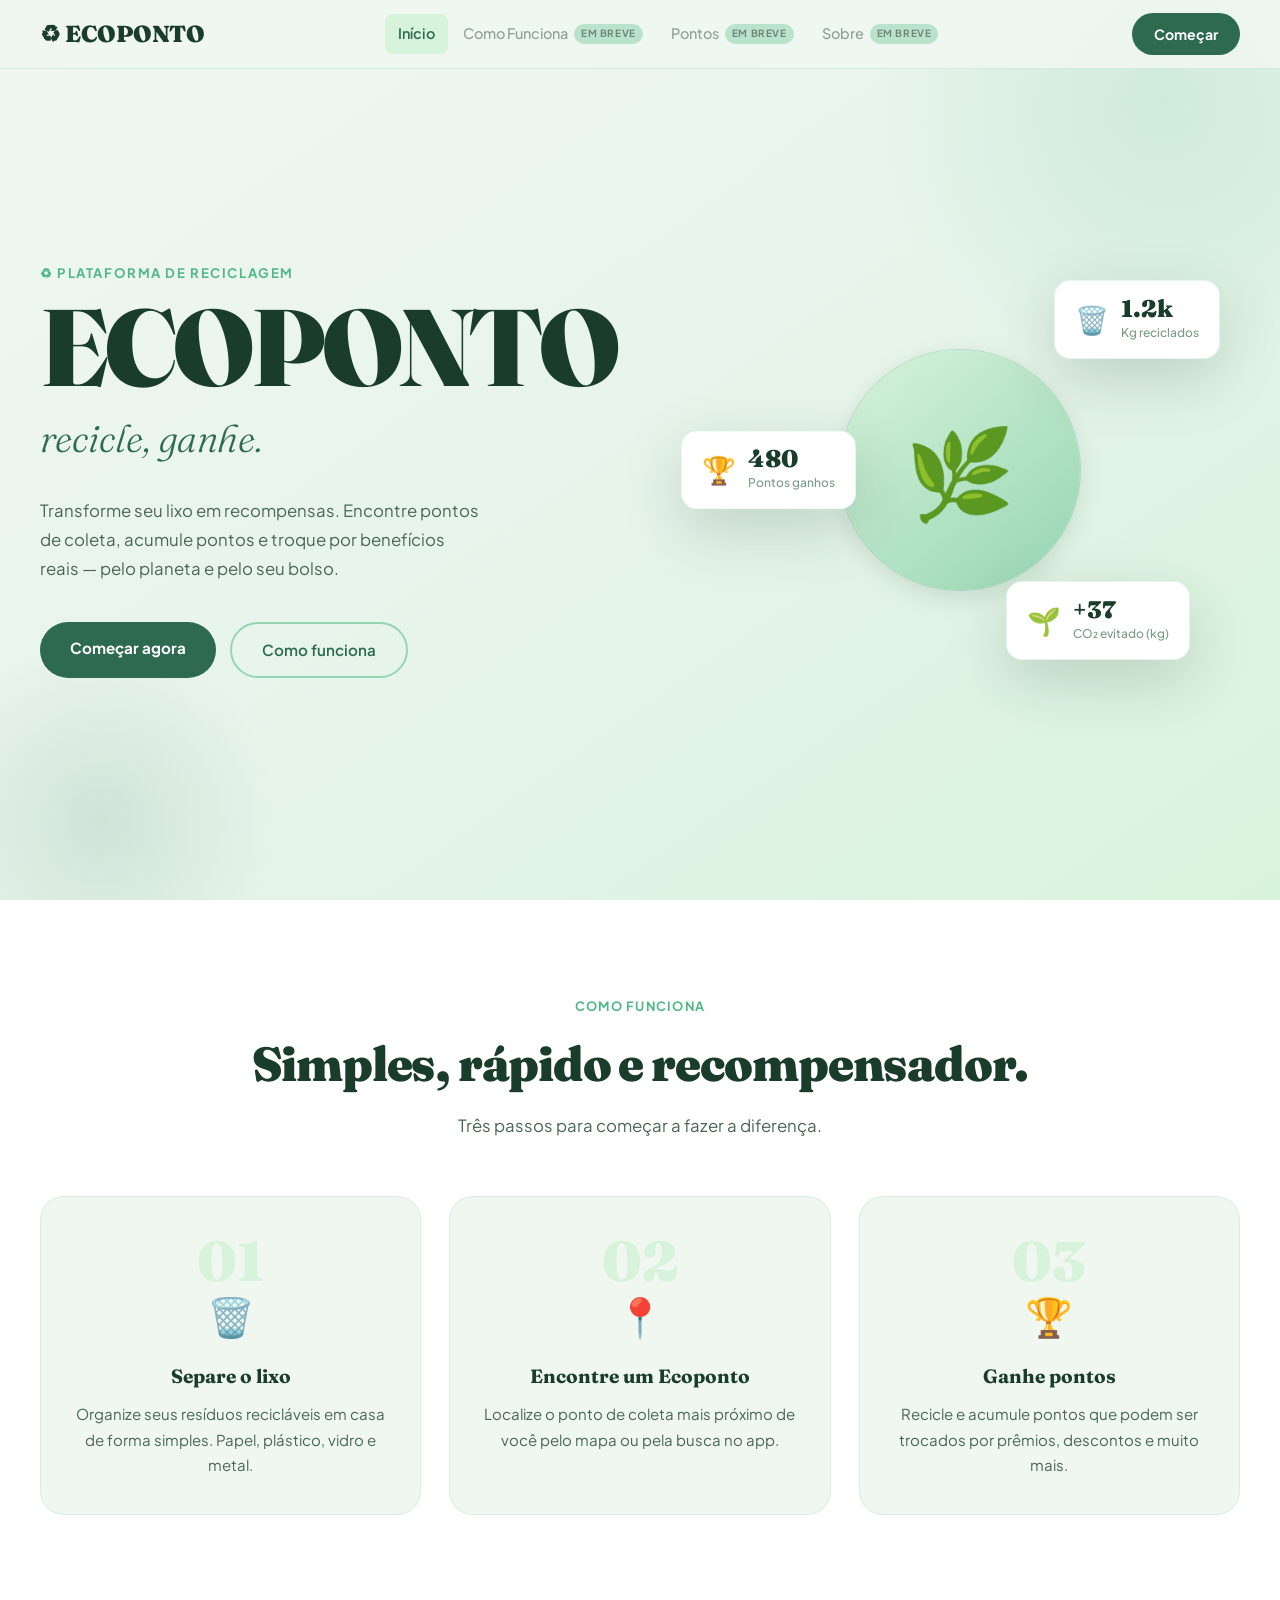
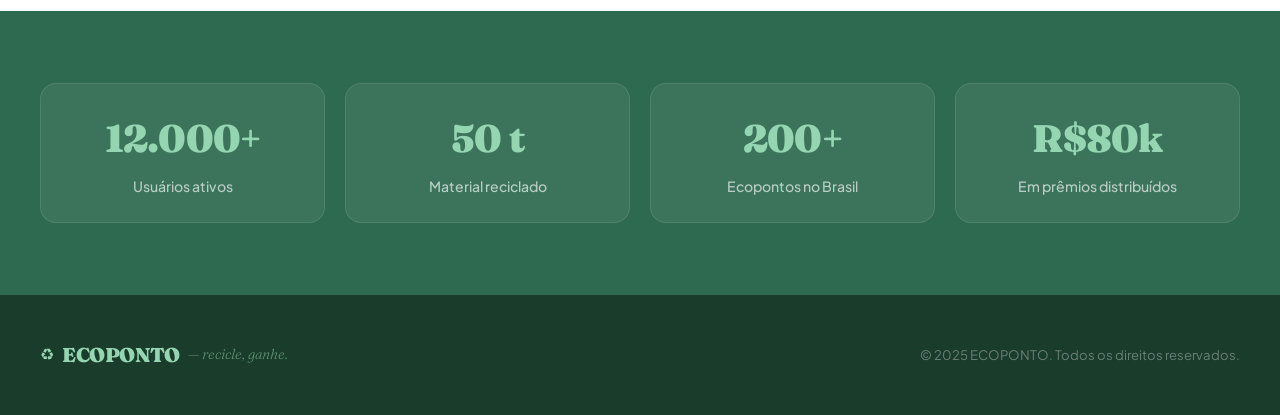
<file: index.html>
<!DOCTYPE html>
<html lang="pt-BR">
<head>
  <meta charset="UTF-8" />
  <meta name="viewport" content="width=device-width, initial-scale=1.0" />
  <title>ECOPONTO — Recicle, Ganhe.</title>
  <link rel="preconnect" href="https://fonts.googleapis.com" />
  <link rel="preconnect" href="https://fonts.gstatic.com" crossorigin />
  <link href="https://fonts.googleapis.com/css2?family=Fraunces:ital,opsz,wght@0,9..144,700;0,9..144,900;1,9..144,300&family=Plus+Jakarta+Sans:wght@400;500;600;700&display=swap" rel="stylesheet" />

<style>
/* ── VARIABLES ── */
:root {
  --deep:    #1A3C2A;
  --forest:  #2D6A4F;
  --accent:  #52B788;
  --mint:    #95D5B2;
  --pale:    #D8F3DC;
  --bg:      #F0F7F1;
  --white:   #FFFFFF;
  --txt:     #111C15;
  --txt-mid: #4A6655;
  --txt-lt:  #7A9B85;
  --ff-d: 'Fraunces', Georgia, serif;
  --ff-b: 'Plus Jakarta Sans', sans-serif;
  --r-sm: 8px; --r-md: 16px; --r-lg: 24px; --r-xl: 50px;
  --sh-sm: 0 2px 8px  rgba(26,60,42,.08);
  --sh-md: 0 8px 24px rgba(26,60,42,.13);
  --sh-lg: 0 20px 60px rgba(26,60,42,.18);
  --t: all .28s cubic-bezier(.4,0,.2,1);
}

/* ── RESET ── */
*,*::before,*::after{box-sizing:border-box;margin:0;padding:0}
html{scroll-behavior:smooth}
body{font-family:var(--ff-b);background:var(--bg);color:var(--txt);line-height:1.6;overflow-x:hidden}
a{text-decoration:none}

/* ── NAVBAR ── */
.navbar{
  position:fixed;inset:0 0 auto 0;z-index:100;
  padding:0 24px;
  background:rgba(240,247,241,.85);
  backdrop-filter:blur(14px);-webkit-backdrop-filter:blur(14px);
  border-bottom:1px solid rgba(82,183,136,.18);
  transition:var(--t);
}
.navbar.scrolled{background:rgba(240,247,241,.97);box-shadow:var(--sh-sm)}
.nav-wrap{max-width:1200px;margin:0 auto;height:68px;display:flex;align-items:center;justify-content:space-between;gap:16px}
.nav-logo{font-family:var(--ff-d);font-weight:900;font-size:1.45rem;color:var(--deep);display:flex;align-items:center;gap:8px;letter-spacing:-.02em}
.nav-links{display:flex;align-items:center;gap:2px;flex:1;justify-content:center}
.nav-link{font-size:.9rem;font-weight:500;color:var(--txt-mid);padding:8px 13px;border-radius:var(--r-sm);transition:var(--t);display:flex;align-items:center;gap:6px;white-space:nowrap}
.nav-link:hover,.nav-link.active{color:var(--forest);background:var(--pale)}
.nav-link.active{font-weight:600}
.nav-link.ph{opacity:.6;cursor:default}
.nav-link.ph:hover{background:transparent;color:var(--txt-mid)}
.badge{font-size:.62rem;font-weight:700;background:var(--mint);color:var(--deep);padding:2px 7px;border-radius:20px;text-transform:uppercase;letter-spacing:.06em}
.btn-cta{background:var(--forest);color:var(--white);padding:10px 22px;border-radius:var(--r-xl);font-family:var(--ff-b);font-size:.88rem;font-weight:700;flex-shrink:0;transition:var(--t)}
.btn-cta:hover{background:var(--deep);transform:translateY(-1px);box-shadow:var(--sh-md)}
.hamburger{display:none;flex-direction:column;gap:5px;background:none;border:none;cursor:pointer;padding:6px;flex-shrink:0}
.hamburger span{display:block;width:22px;height:2px;background:var(--deep);border-radius:2px;transition:var(--t)}
.hamburger.open span:nth-child(1){transform:translateY(7px) rotate(45deg)}
.hamburger.open span:nth-child(2){opacity:0}
.hamburger.open span:nth-child(3){transform:translateY(-7px) rotate(-45deg)}
.nav-links.mob-open{display:flex;flex-direction:column;align-items:flex-start;position:absolute;top:68px;left:0;right:0;background:var(--white);padding:12px 16px 20px;border-bottom:1px solid var(--pale);box-shadow:var(--sh-md)}

/* ── HERO ── */
.hero{
  min-height:100vh;padding:110px 24px 70px;
  position:relative;overflow:hidden;
  display:flex;align-items:center;
  background:linear-gradient(145deg,var(--bg) 0%,#e6f4ea 55%,var(--pale) 100%);
}
.blob{position:absolute;border-radius:50%;pointer-events:none;z-index:0}
.b1{width:560px;height:560px;top:-180px;right:-160px;background:radial-gradient(circle,rgba(82,183,136,.16) 0%,transparent 72%)}
.b2{width:360px;height:360px;bottom:-100px;left:-80px;background:radial-gradient(circle,rgba(45,106,79,.12) 0%,transparent 70%)}
.hero-inner{position:relative;z-index:1;max-width:1200px;margin:0 auto;width:100%;display:grid;grid-template-columns:1fr 1fr;align-items:center;gap:64px}
.eyebrow{font-size:.82rem;font-weight:700;color:var(--accent);text-transform:uppercase;letter-spacing:.12em;margin-bottom:14px;display:flex;align-items:center;gap:8px}
.hero-title{font-family:var(--ff-d);font-size:clamp(4rem,8.5vw,7.5rem);font-weight:900;line-height:.93;color:var(--deep);letter-spacing:-.035em;margin-bottom:10px;animation:hIn .8s cubic-bezier(.22,1,.36,1) both}
.hero-slogan{font-family:var(--ff-d);font-size:clamp(1.4rem,3vw,2.4rem);font-weight:300;font-style:italic;color:var(--forest);margin-bottom:26px;animation:hIn .8s .1s cubic-bezier(.22,1,.36,1) both}
.hero-desc{font-size:1.05rem;color:var(--txt-mid);max-width:440px;margin-bottom:38px;line-height:1.75;animation:hIn .8s .2s cubic-bezier(.22,1,.36,1) both}
.hero-btns{display:flex;gap:14px;flex-wrap:wrap;animation:hIn .8s .3s cubic-bezier(.22,1,.36,1) both}
.btn-p{background:var(--forest);color:var(--white);padding:14px 30px;border-radius:var(--r-xl);font-weight:700;font-size:.95rem;transition:var(--t);display:inline-block}
.btn-p:hover{background:var(--deep);transform:translateY(-2px);box-shadow:var(--sh-lg)}
.btn-o{background:transparent;color:var(--forest);padding:14px 30px;border-radius:var(--r-xl);font-weight:600;font-size:.95rem;border:2px solid var(--mint);transition:var(--t);display:inline-block}
.btn-o:hover{background:var(--pale);border-color:var(--accent)}

/* Hero visual */
.hero-vis{position:relative;height:440px;display:flex;align-items:center;justify-content:center}
.h-circle{width:240px;height:240px;border-radius:50%;background:linear-gradient(140deg,var(--pale),var(--mint));display:flex;align-items:center;justify-content:center;font-size:5.5rem;box-shadow:var(--sh-md),0 0 0 1px rgba(82,183,136,.3);animation:cIn 1s cubic-bezier(.22,1,.36,1) both}
.fc{position:absolute;background:var(--white);border-radius:var(--r-md);padding:16px 20px;display:flex;align-items:center;gap:12px;box-shadow:var(--sh-lg);border:1px solid rgba(82,183,136,.14)}
.fc-emoji{font-size:1.7rem}
.fc-num{display:block;font-family:var(--ff-d);font-size:1.5rem;font-weight:900;color:var(--deep);line-height:1}
.fc-lbl{display:block;font-size:.75rem;color:var(--txt-lt);font-weight:500;margin-top:2px}
.fc1{top:30px;right:20px;animation:fa 4s ease-in-out infinite}
.fc2{left:0;top:50%;transform:translateY(-50%);animation:fb 5s ease-in-out infinite}
.fc3{bottom:30px;right:50px;animation:fc_ 4.5s ease-in-out infinite}

/* ── SHARED ── */
.container{max-width:1200px;margin:0 auto}
.s-tag{font-size:.8rem;font-weight:700;color:var(--accent);text-transform:uppercase;letter-spacing:.1em;text-align:center;margin-bottom:10px}
.s-title{font-family:var(--ff-d);font-size:clamp(2rem,4vw,3rem);font-weight:900;color:var(--deep);letter-spacing:-.025em;text-align:center;margin-bottom:10px}
.s-sub{text-align:center;color:var(--txt-mid);font-size:1.05rem;margin-bottom:56px}

/* ── HOW ── */
.how{background:var(--white);padding:96px 24px}
.steps{display:grid;grid-template-columns:repeat(3,1fr);gap:28px}
.card{background:var(--bg);border-radius:var(--r-lg);padding:36px 28px;text-align:center;border:1px solid rgba(82,183,136,.14);position:relative;overflow:hidden;transition:var(--t)}
.card::before{content:'';position:absolute;inset:0 0 auto 0;height:3px;background:linear-gradient(90deg,var(--accent),var(--mint));transform:scaleX(0);transform-origin:left;transition:var(--t)}
.card:hover{transform:translateY(-6px);box-shadow:var(--sh-lg);border-color:var(--mint)}
.card:hover::before{transform:scaleX(1)}
.c-num{font-family:var(--ff-d);font-size:3.5rem;font-weight:900;color:var(--pale);line-height:1;margin-bottom:-4px}
.c-emo{font-size:2.4rem;margin-bottom:14px;display:block}
.card h3{font-family:var(--ff-d);font-size:1.2rem;font-weight:700;color:var(--deep);margin-bottom:10px}
.card p{color:var(--txt-mid);font-size:.94rem;line-height:1.7}

/* ── STATS ── */
.stats{background:var(--forest);padding:72px 24px}
.stats-g{display:grid;grid-template-columns:repeat(4,1fr);gap:20px;text-align:center}
.s-item{display:flex;flex-direction:column;gap:6px;padding:24px 16px;border-radius:var(--r-md);background:rgba(255,255,255,.07);border:1px solid rgba(255,255,255,.1);transition:var(--t)}
.s-item:hover{background:rgba(255,255,255,.13)}
.s-num{font-family:var(--ff-d);font-size:2.4rem;font-weight:900;color:var(--mint);letter-spacing:-.02em}
.s-lbl{font-size:.88rem;color:rgba(255,255,255,.65);font-weight:500}

/* ── FOOTER ── */
.footer{background:var(--deep);padding:44px 24px}
.foot-in{display:flex;align-items:center;justify-content:space-between;flex-wrap:wrap;gap:16px}
.f-brand{display:flex;align-items:center;gap:8px;font-family:var(--ff-d);color:var(--mint)}
.f-name{font-size:1.25rem;font-weight:900;letter-spacing:-.02em}
.f-tag{font-size:.9rem;font-style:italic;color:rgba(149,213,178,.55);font-weight:300}
.f-copy{font-size:.82rem;color:rgba(255,255,255,.35)}

/* ── FADE IN ── */
.fi{opacity:0;transform:translateY(22px);transition:opacity .55s ease,transform .55s ease}
.fi.show{opacity:1;transform:translateY(0)}

/* ── KEYFRAMES ── */
@keyframes hIn{from{opacity:0;transform:translateY(28px)}to{opacity:1;transform:translateY(0)}}
@keyframes cIn{from{opacity:0;transform:scale(.85)}to{opacity:1;transform:scale(1)}}
@keyframes fa{0%,100%{transform:translateY(0)}50%{transform:translateY(-12px)}}
@keyframes fb{0%,100%{transform:translateY(-50%) translateX(0)}50%{transform:translateY(-50%) translateX(8px)}}
@keyframes fc_{0%,100%{transform:translateY(0)}50%{transform:translateY(-9px)}}

/* ── RESPONSIVE ── */
@media(max-width:900px){
  .hero-inner{grid-template-columns:1fr;text-align:center;gap:40px}
  .hero-desc{margin-left:auto;margin-right:auto}
  .eyebrow{justify-content:center}
  .hero-btns{justify-content:center}
  .hero-vis{height:300px}
  .h-circle{width:180px;height:180px;font-size:4rem}
  .steps{grid-template-columns:1fr;max-width:420px;margin:0 auto}
  .stats-g{grid-template-columns:repeat(2,1fr)}
  .nav-links,.btn-cta{display:none}
  .hamburger{display:flex}
}
@media(max-width:500px){
  .hero{padding:100px 16px 60px}
  .hero-vis{display:none}
  .stats-g{grid-template-columns:1fr 1fr}
  .foot-in{flex-direction:column;text-align:center}
}
</style>
</head>
<body>

<!-- NAVBAR -->
<header class="navbar" id="nav">
  <div class="nav-wrap">
    <a href="#" class="nav-logo">♻ ECOPONTO</a>
    <nav class="nav-links" id="navLinks">
      <a href="#" class="nav-link active">Início</a>
      <a href="#" class="nav-link ph">Como Funciona <span class="badge">Em Breve</span></a>
      <a href="#" class="nav-link ph">Pontos <span class="badge">Em Breve</span></a>
      <a href="#" class="nav-link ph">Sobre <span class="badge">Em Breve</span></a>
    </nav>
    <a href="#" class="btn-cta">Começar</a>
    <button class="hamburger" id="ham" aria-label="Menu">
      <span></span><span></span><span></span>
    </button>
  </div>
</header>

<!-- HERO -->
<section class="hero">
  <div class="blob b1" aria-hidden="true"></div>
  <div class="blob b2" aria-hidden="true"></div>
  <div class="hero-inner">
    <div class="hero-text">
      <p class="eyebrow">♻ Plataforma de Reciclagem</p>
      <h1 class="hero-title">ECOPONTO</h1>
      <p class="hero-slogan">recicle, ganhe.</p>
      <p class="hero-desc">Transforme seu lixo em recompensas. Encontre pontos de coleta, acumule pontos e troque por benefícios reais — pelo planeta e pelo seu bolso.</p>
      <div class="hero-btns">
        <a href="#" class="btn-p">Começar agora</a>
        <a href="#como-funciona" class="btn-o">Como funciona</a>
      </div>
    </div>
    <div class="hero-vis" aria-hidden="true">
      <div class="h-circle">🌿</div>
      <div class="fc fc1">
        <span class="fc-emoji">🗑️</span>
        <div><span class="fc-num">1.2k</span><span class="fc-lbl">Kg reciclados</span></div>
      </div>
      <div class="fc fc2">
        <span class="fc-emoji">🏆</span>
        <div><span class="fc-num">480</span><span class="fc-lbl">Pontos ganhos</span></div>
      </div>
      <div class="fc fc3">
        <span class="fc-emoji">🌱</span>
        <div><span class="fc-num">+37</span><span class="fc-lbl">CO₂ evitado (kg)</span></div>
      </div>
    </div>
  </div>
</section>

<!-- HOW IT WORKS -->
<section class="how" id="como-funciona">
  <div class="container">
    <p class="s-tag">Como funciona</p>
    <h2 class="s-title fi">Simples, rápido e recompensador.</h2>
    <p class="s-sub fi">Três passos para começar a fazer a diferença.</p>
    <div class="steps">
      <div class="card fi">
        <div class="c-num">01</div>
        <span class="c-emo">🗑️</span>
        <h3>Separe o lixo</h3>
        <p>Organize seus resíduos recicláveis em casa de forma simples. Papel, plástico, vidro e metal.</p>
      </div>
      <div class="card fi" style="transition-delay:.1s">
        <div class="c-num">02</div>
        <span class="c-emo">📍</span>
        <h3>Encontre um Ecoponto</h3>
        <p>Localize o ponto de coleta mais próximo de você pelo mapa ou pela busca no app.</p>
      </div>
      <div class="card fi" style="transition-delay:.2s">
        <div class="c-num">03</div>
        <span class="c-emo">🏆</span>
        <h3>Ganhe pontos</h3>
        <p>Recicle e acumule pontos que podem ser trocados por prêmios, descontos e muito mais.</p>
      </div>
    </div>
  </div>
</section>

<!-- STATS -->
<section class="stats">
  <div class="container stats-g">
    <div class="s-item fi"><span class="s-num">12.000+</span><span class="s-lbl">Usuários ativos</span></div>
    <div class="s-item fi" style="transition-delay:.1s"><span class="s-num">50 t</span><span class="s-lbl">Material reciclado</span></div>
    <div class="s-item fi" style="transition-delay:.2s"><span class="s-num">200+</span><span class="s-lbl">Ecopontos no Brasil</span></div>
    <div class="s-item fi" style="transition-delay:.3s"><span class="s-num">R$80k</span><span class="s-lbl">Em prêmios distribuídos</span></div>
  </div>
</section>

<!-- FOOTER -->
<footer class="footer">
  <div class="container foot-in">
    <div class="f-brand">
      <span>♻</span>
      <span class="f-name">ECOPONTO</span>
      <span class="f-tag">— recicle, ganhe.</span>
    </div>
    <p class="f-copy">© 2025 ECOPONTO. Todos os direitos reservados.</p>
  </div>
</footer>

<script>
// Navbar scroll
const nav = document.getElementById('nav');
window.addEventListener('scroll', () => nav.classList.toggle('scrolled', scrollY > 20), {passive:true});

// Hamburger
const ham = document.getElementById('ham');
const nl  = document.getElementById('navLinks');
ham.addEventListener('click', () => {
  const o = nl.classList.toggle('mob-open');
  ham.classList.toggle('open', o);
});
document.addEventListener('click', e => {
  if (!nav.contains(e.target)) { nl.classList.remove('mob-open'); ham.classList.remove('open'); }
});

// Fade-in on scroll
const obs = new IntersectionObserver(entries => {
  entries.forEach(en => { if (en.isIntersecting) { en.target.classList.add('show'); obs.unobserve(en.target); } });
}, {threshold:.12});
document.querySelectorAll('.fi').forEach(el => obs.observe(el));

// Smooth scroll
document.querySelectorAll('a[href^="#"]').forEach(a => {
  a.addEventListener('click', e => {
    const t = document.querySelector(a.getAttribute('href'));
    if (t) { e.preventDefault(); t.scrollIntoView({behavior:'smooth'}); }
  });
});
</script>

</body>
</html>
</file>
